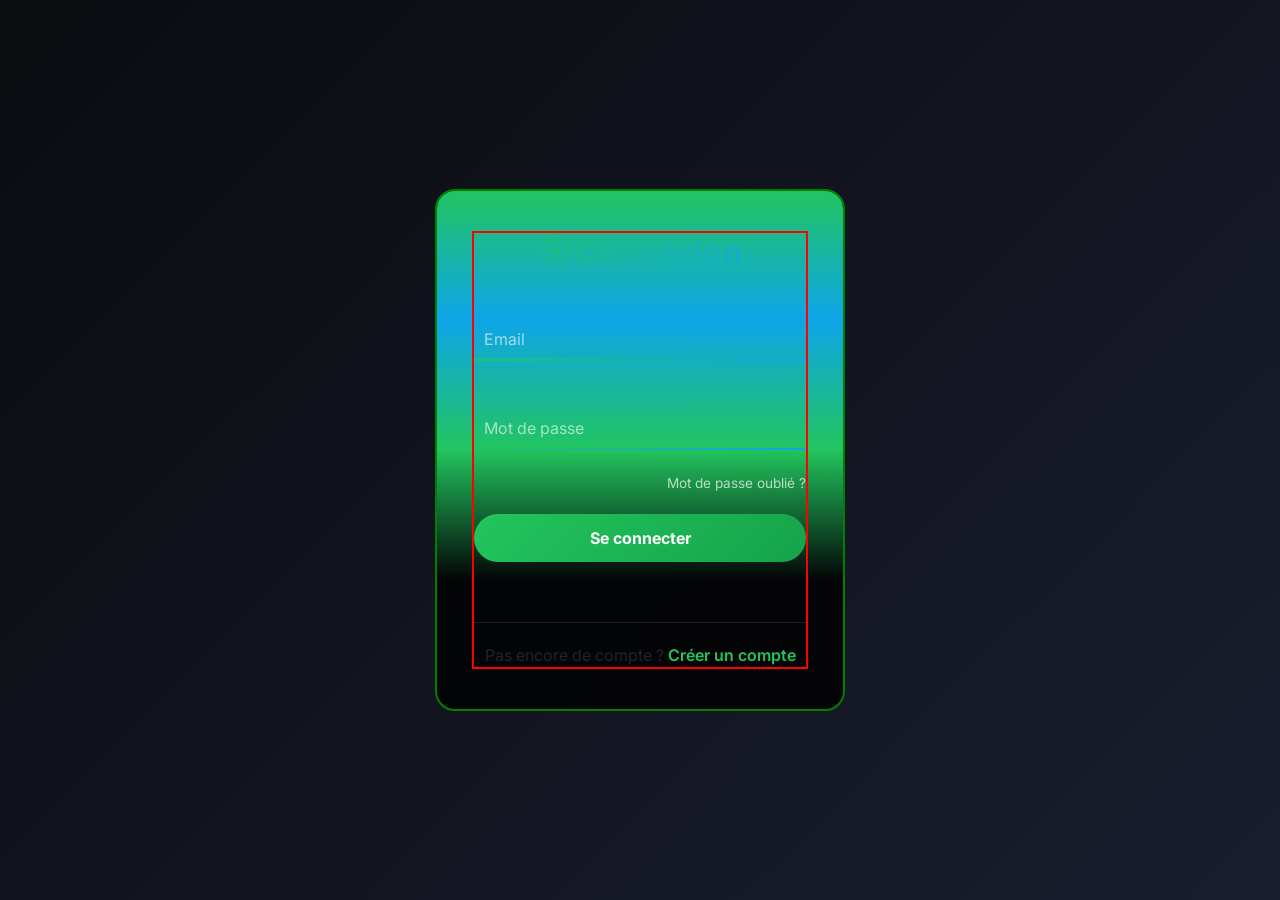
<file: contact.html>
<!DOCTYPE html>
<html lang="fr">
<head>
    <meta charset="UTF-8">
    <meta name="viewport" content="width=device-width, initial-scale=1.0">
    <title>AfriTalent - Connexion</title>
    <link href="https://cdn.jsdelivr.net/npm/bootstrap@5.3.0-alpha1/dist/css/bootstrap.min.css" rel="stylesheet">
    <link rel="stylesheet" href="https://cdn.jsdelivr.net/npm/bootstrap-icons@1.11.3/font/bootstrap-icons.min.css">
    <link href="https://fonts.googleapis.com/css2?family=Inter:opsz,wght@14..32,300;400;600;700;800&family=Space+Grotesk:wght@400;500;600;700&display=swap" rel="stylesheet">
    <style>
        *{
            margin: 0;
            padding: 0;
            box-sizing: border-box;
        }
        
        body{
            display: flex;
            justify-content: center;
            align-items: center;
            min-height: 100vh;
            background: linear-gradient(135deg, #0a0c10 0%, #1a1d2e 100%);
            font-family: 'Inter', sans-serif;
        }
        
        /* ===== CONTENEUR ===== */
        .login-wrapper {
            width: 420px;
            max-width: 95%;
        }
        
        /* ===== CARTE ===== */
        .form-card {
            position: relative;
            background: rgba(0, 0, 0, 0.8);
            border-radius: 20px;
            padding: 40px 35px;
            backdrop-filter: blur(10px);
            border : 2px solid green;
            overflow: hidden;
            margin: 5px;
        }
        
        /* ===== BORDURE ANIMÉE (en arrière-plan) ===== */
        .animated-border {
            position: absolute;
            top: -2px;
            left: -2px;
            right: -2px;
            bottom: -2px;
            background: linear-gradient(0deg, transparent, transparent, #22c55e, #0ea5e9, #22c55e);
            border-radius: 22px;
            z-index: -10;
            animation: borderRotate 6s linear infinite;
        }
        
        @keyframes borderRotate {
            0% { transform: rotate(0deg); }
            100% { transform: rotate(360deg); }
        }
        
        /* ===== CONTENU (au-dessus) ===== */
        .form-content {
            position: relative;
            z-index: 100;
            border : 2px solid red;
        }
        
        /* ===== TITRE ===== */
        .form-card h2 {
            text-align: center;
            font-weight: 700;
            margin-bottom: 30px;
            background: linear-gradient(135deg, #22c55e, #0ea5e9);
            -webkit-background-clip: text;
            background-clip: text;
            color: transparent;
            font-family: 'Space Grotesk', sans-serif;
        }
        
        /* ===== INPUTS ===== */
        .input-box {
            position: relative;
            margin-top: 35px;
            border : 2px solid var(--primary);
            border-radius: 10px;
        }
        
        .input-box input {
            width: 100%;
            padding: 20px 10px 10px;
            background: transparent;
            border: none;
            outline: none;
            color: white;
            font-size: 1em;
        }
        
        .input-box span {
            position: absolute;
            left: 0;
            bottom: 0;
            padding: 20px 10px 10px;
            font-size: 1em;
            color: rgba(255, 255, 255, 0.6);
            transition: 0.3s;
            pointer-events: none;
        }
        
        .input-box input:focus ~ span,
        .input-box input:valid ~ span {
            color: #22c55e;
            font-size: 0.75em;
            transform: translateY(-35px);
        }
        
        .input-box i {
            position: absolute;
            left: 0;
            bottom: 0;
            width: 100%;
            height: 2px;
            background: linear-gradient(90deg, #22c55e, #0ea5e9);
            border-radius: 4px;
            transition: 0.3s;
        }
        
        .input-box input:focus ~ i,
        .input-box input:valid ~ i {
            height: 44px;
            background: rgba(34, 197, 94, 0.15);
        }
        
        /* ===== LIENS ===== */
        .form-links {
            text-align: right;
            margin: 20px 0;
        }
        
        .form-links a {
            color: rgba(255, 255, 255, 0.7);
            text-decoration: none;
            font-size: 0.85rem;
            transition: 0.3s;
        }
        
        .form-links a:hover {
            color: #22c55e;
        }
        
        /* ===== BOUTON ===== */
        .btn-login {
            width: 100%;
            padding: 12px;
            background: linear-gradient(135deg, #22c55e, #16a34a);
            border: none;
            border-radius: 50px;
            color: white;
            font-weight: 700;
            font-size: 1rem;
            cursor: pointer;
            transition: 0.3s;
        }
        
        .btn-login:hover {
            transform: translateY(-3px);
            box-shadow: 0 10px 20px rgba(34, 197, 94, 0.3);
        }
        
        /* ===== TOGGLE ===== */
        .toggle-form {
            text-align: center;
            margin-top: 25px;
            padding-top: 20px;
            border-top: 1px solid rgba(255, 255, 255, 0.1);
        }
        
        .toggle-form a {
            color: #22c55e;
            text-decoration: none;
            font-weight: 600;
        }
        
        .toggle-form a:hover {
            text-decoration: underline;
        }
        
        /* ===== MESSAGES ===== */
        .form-message {
            text-align: center;
            margin-top: 15px;
            padding: 10px;
            border-radius: 10px;
            font-size: 0.85rem;
        }
        
        .error-msg {
            background: rgba(239, 68, 68, 0.2);
            color: #ef4444;
            border: 1px solid #ef4444;
        }
        
        .success-msg {
            background: rgba(34, 197, 94, 0.2);
            color: #22c55e;
            border: 1px solid #22c55e;
        }
        
        /* Cache */
        .hidden {
            display: none;
        }
    </style>
</head>
<body>
    <div class="login-wrapper">
        
        <!-- ===== FORMULAIRE CONNEXION ===== -->
        <div id="loginCard" class="form-card">
            <div class="animated-border"></div>
            <div class="form-content">
                <h2><i class="bi bi-box-arrow-in-right"></i> Connexion</h2>
                <form id="loginForm">
                    <div class="input-box">
                        <input type="email" id="loginEmail" required>
                        <span>Email</span>
                        <i></i>
                    </div>
                    <div class="input-box">
                        <input type="password" id="loginPassword" required>
                        <span>Mot de passe</span>
                        <i></i>
                    </div>
                    <div class="form-links">
                        <a href="#">Mot de passe oublié ?</a>
                    </div>
                    <button type="submit" class="btn-login">Se connecter</button>
                    <div id="loginMessage" class="form-message"></div>
                </form>
                <div class="toggle-form">
                    Pas encore de compte ? <a href="#" id="showRegisterBtn">Créer un compte</a>
                </div>
            </div>
        </div>
        
        <!-- ===== FORMULAIRE INSCRIPTION ===== -->
        <div id="registerCard" class="form-card hidden">
            <div class="animated-border"></div>
            <div class="form-content">
                <h2><i class="bi bi-person-plus"></i> Inscription</h2>
                <form id="registerForm">
                    <div class="input-box">
                        <input type="text" id="regNom" required>
                        <span>Nom complet</span>
                        <i></i>
                    </div>
                    <div class="input-box">
                        <input type="email" id="regEmail" required>
                        <span>Email</span>
                        <i></i>
                    </div>
                    <div class="input-box">
                        <input type="password" id="regPassword" required>
                        <span>Mot de passe</span>
                        <i></i>
                    </div>
                    <div class="input-box">
                        <input type="password" id="regConfirmPassword" required>
                        <span>Confirmer</span>
                        <i></i>
                    </div>
                    <button type="submit" class="btn-login">S'inscrire</button>
                    <div id="registerMessage" class="form-message"></div>
                </form>
                <div class="toggle-form">
                    Déjà un compte ? <a href="#" id="showLoginBtn">Se connecter</a>
                </div>
            </div>
        </div>
        
    </div>
    
    <script>
        // Bascule entre les formulaires
        const loginCard = document.getElementById('loginCard');
        const registerCard = document.getElementById('registerCard');
        const showRegisterBtn = document.getElementById('showRegisterBtn');
        const showLoginBtn = document.getElementById('showLoginBtn');
        
        showRegisterBtn.addEventListener('click', (e) => {
            e.preventDefault();
            loginCard.classList.add('hidden');
            registerCard.classList.remove('hidden');
        });
        
        showLoginBtn.addEventListener('click', (e) => {
            e.preventDefault();
            registerCard.classList.add('hidden');
            loginCard.classList.remove('hidden');
        });
        
        // Fonction message
        function showMsg(element, message, type) {
            element.innerHTML = message;
            element.className = 'form-message ' + (type === 'error' ? 'error-msg' : 'success-msg');
            setTimeout(() => {
                if (element.innerHTML === message) {
                    element.innerHTML = '';
                    element.className = 'form-message';
                }
            }, 3000);
        }
        
        // Connexion
        const loginForm = document.getElementById('loginForm');
        const loginMessage = document.getElementById('loginMessage');
        
        loginForm.addEventListener('submit', (e) => {
            e.preventDefault();
            const email = document.getElementById('loginEmail');
            const password = document.getElementById('loginPassword');
            
            if (!email.value.trim() || !email.value.match(/^[^\s@]+@[^\s@]+\.[^\s@]+$/)) {
                showMsg(loginMessage, 'Email invalide', 'error');
                return;
            }
            if (!password.value.trim() || password.value.length < 6) {
                showMsg(loginMessage, 'Mot de passe invalide (min 6 caractères)', 'error');
                return;
            }
            
            const users = JSON.parse(localStorage.getItem('afritalent_users')) || [];
            const userExists = users.find(u => u.email === email.value && u.password === password.value);
            
            if (userExists) {
                showMsg(loginMessage, '✅ Connexion réussie !', 'success');
                localStorage.setItem('afritalent_current_user', JSON.stringify(userExists));
                setTimeout(() => window.location.href = 'index.html', 1500);
            } else {
                showMsg(loginMessage, '❌ Email ou mot de passe incorrect', 'error');
            }
        });
        
        // Inscription
        const registerForm = document.getElementById('registerForm');
        const registerMessage = document.getElementById('registerMessage');
        
        registerForm.addEventListener('submit', (e) => {
            e.preventDefault();
            const nom = document.getElementById('regNom');
            const email = document.getElementById('regEmail');
            const password = document.getElementById('regPassword');
            const confirm = document.getElementById('regConfirmPassword');
            
            if (!nom.value.trim()) {
                showMsg(registerMessage, 'Nom requis', 'error');
                return;
            }
            if (!email.value.trim() || !email.value.match(/^[^\s@]+@[^\s@]+\.[^\s@]+$/)) {
                showMsg(registerMessage, 'Email invalide', 'error');
                return;
            }
            if (!password.value.trim() || password.value.length < 6) {
                showMsg(registerMessage, 'Mot de passe (min 6 caractères)', 'error');
                return;
            }
            if (password.value !== confirm.value) {
                showMsg(registerMessage, 'Les mots de passe ne correspondent pas', 'error');
                return;
            }
            
            const users = JSON.parse(localStorage.getItem('afritalent_users')) || [];
            if (users.find(u => u.email === email.value)) {
                showMsg(registerMessage, 'Cet email est déjà utilisé', 'error');
                return;
            }
            
            users.push({ nom: nom.value, email: email.value, password: password.value });
            localStorage.setItem('afritalent_users', JSON.stringify(users));
            showMsg(registerMessage, '✅ Inscription réussie !', 'success');
            
            setTimeout(() => {
                registerCard.classList.add('hidden');
                loginCard.classList.remove('hidden');
                registerForm.reset();
                registerMessage.innerHTML = '';
            }, 2000);
        });
    </script>
</body>
</html>
</file>
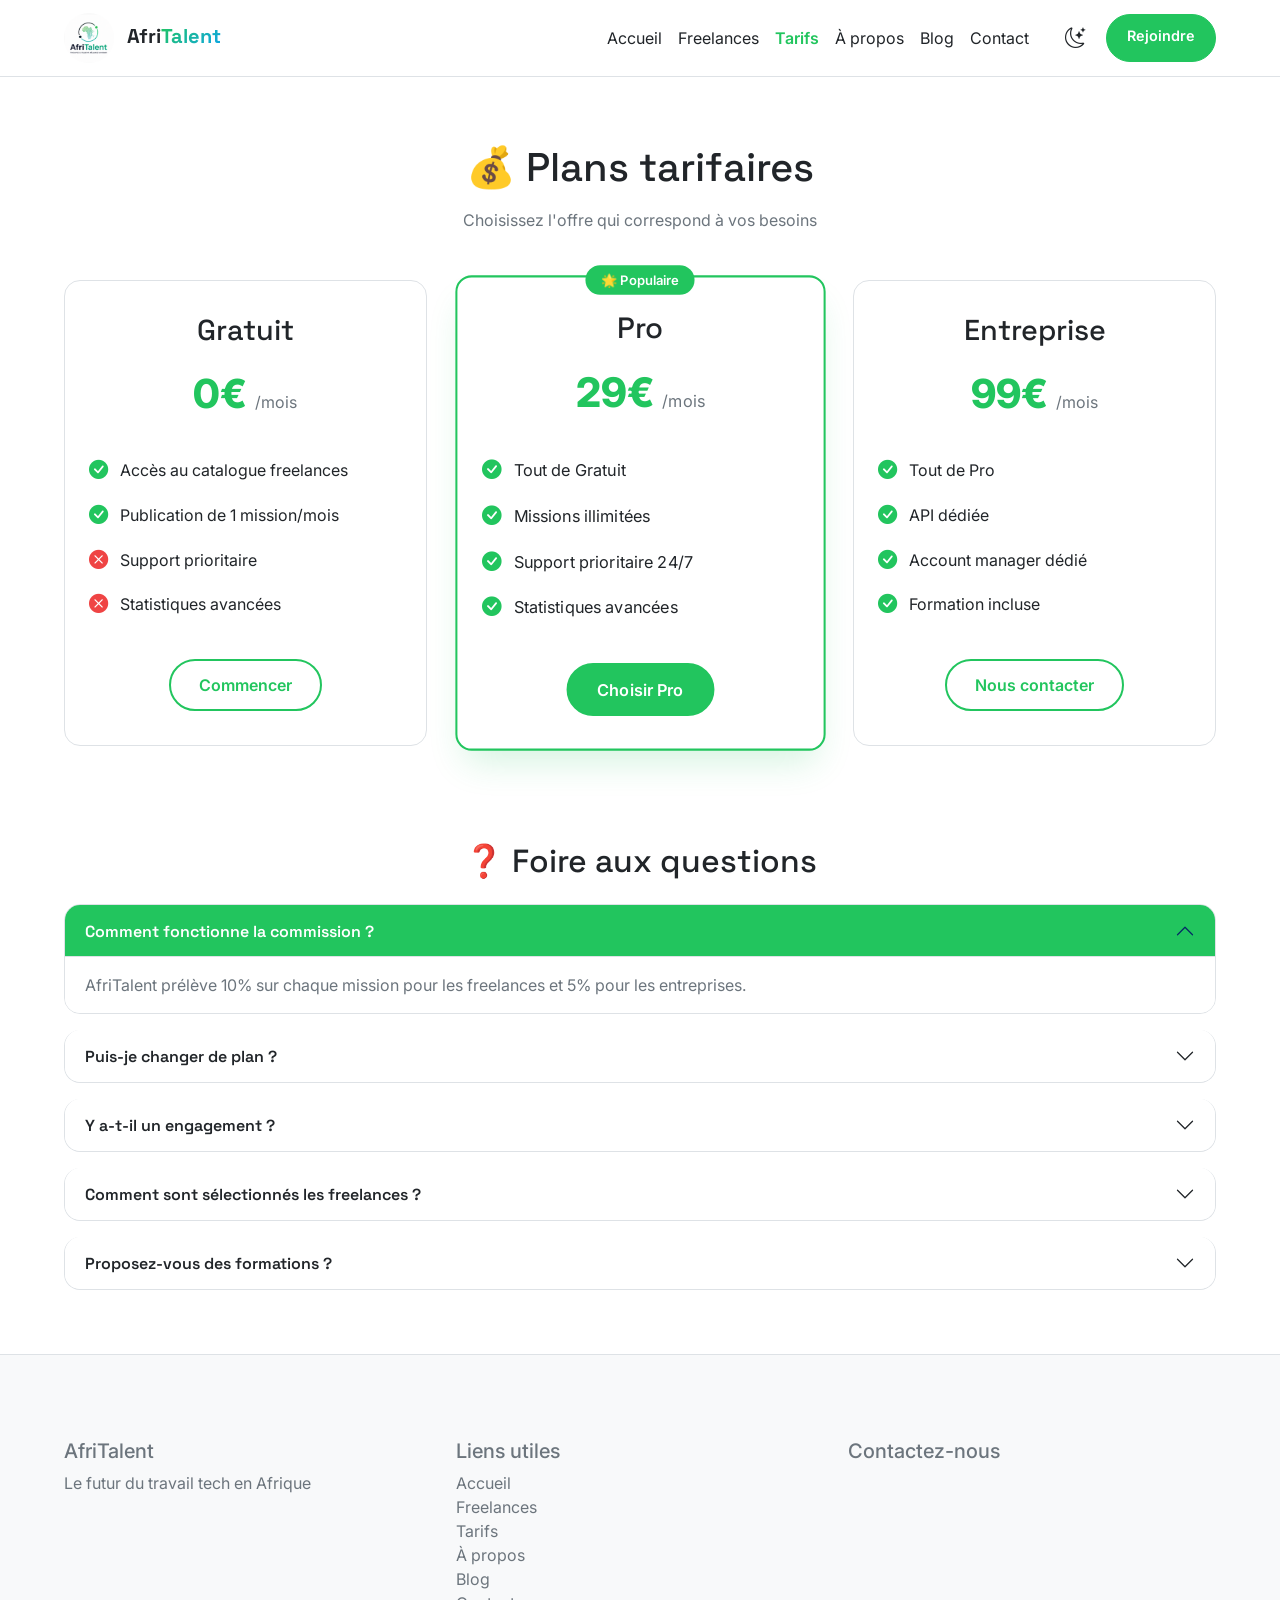
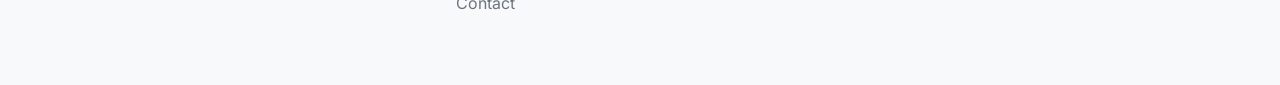
<file: tarifs.html>
<!DOCTYPE html>
<html lang="fr">
<head>
  <meta charset="UTF-8">
  <meta name="viewport" content="width=device-width, initial-scale=1.0">
  <title>AfriTalent - Tarifs et abonnements</title>
  <link href="https://cdn.jsdelivr.net/npm/bootstrap@5.3.0-alpha1/dist/css/bootstrap.min.css" rel="stylesheet">
  <link rel="stylesheet" href="https://cdn.jsdelivr.net/npm/bootstrap-icons@1.11.3/font/bootstrap-icons.min.css">
  <link href="https://fonts.googleapis.com/css2?family=Inter:opsz,wght@14..32,300;400;600;700;800&family=Space+Grotesk:wght@400;500;600;700&display=swap" rel="stylesheet">
  <link rel="stylesheet" href="css/style.css">
</head>
<body data-bs-theme="light">

  <!-- NAVBAR -->
  <nav class="navbar navbar-expand-lg fixed-top" id="mainNav">
    <div class="container">
      <a class="navbar-brand fw-bold" href="index.html">
        <img src="images/log1.png" id="logo" alt=""> Afri<span class="text-gradient">Talent</span>
      </a>
      <button class="navbar-toggler" type="button" data-bs-toggle="collapse" data-bs-target="#navbarNav">
        <span class="navbar-toggler-icon"></span>
      </button>
      <div class="collapse navbar-collapse" id="navbarNav">
        <ul class="navbar-nav ms-auto">
          <li class="nav-item"><a class="nav-link" href="index.html">Accueil</a></li>
          <li class="nav-item"><a class="nav-link" href="freelances.html">Freelances</a></li>
          <li class="nav-item"><a class="nav-link active" href="tarifs.html">Tarifs</a></li>
          <li class="nav-item"><a class="nav-link" href="about.html">À propos</a></li>
          <li class="nav-item"><a class="nav-link" href="blog.html">Blog</a></li>
          <li class="nav-item"><a class="nav-link" href="contact.html">Contact</a></li>
        </ul>
        <div class="ms-3 d-flex">
          <button class="btn-dark-mode" id="darkModeToggle"><i class="bi bi-moon-stars"></i></button>
          <a href="#" class="btn btn-primary ms-2">Rejoindre</a>
        </div>
      </div>
    </div>
  </nav>

  <main class="pt-5 mt-5">
    <div class="container py-5">
      <h1 class="text-center mb-3">💰 Plans tarifaires</h1>
      <p class="text-center text-secondary mb-5">Choisissez l'offre qui correspond à vos besoins</p>

      <!-- 3 CARTES TARIFS -->
      <div class="pricing-grid">
        <!-- Gratuit -->
        <div class="pricing-card">
          <h3>Gratuit</h3>
          <div class="price">0€ <span>/mois</span></div>
          <ul>
            <li><i class="bi bi-check-circle-fill"></i> Accès au catalogue freelances</li>
            <li><i class="bi bi-check-circle-fill"></i> Publication de 1 mission/mois</li>
            <li><i class="bi bi-x-circle-fill"></i> Support prioritaire</li>
            <li><i class="bi bi-x-circle-fill"></i> Statistiques avancées</li>
          </ul>
          <button class="btn-outline-custom">Commencer</button>
        </div>
        <!-- Pro (Populaire) -->
        <div class="pricing-card popular">
          <div class="popular-badge">🌟 Populaire</div>
          <h3>Pro</h3>
          <div class="price">29€ <span>/mois</span></div>
          <ul>
            <li><i class="bi bi-check-circle-fill"></i> Tout de Gratuit</li>
            <li><i class="bi bi-check-circle-fill"></i> Missions illimitées</li>
            <li><i class="bi bi-check-circle-fill"></i> Support prioritaire 24/7</li>
            <li><i class="bi bi-check-circle-fill"></i> Statistiques avancées</li>
          </ul>
          <button class="btn-primary-custom">Choisir Pro</button>
        </div>
        <!-- Entreprise -->
        <div class="pricing-card">
          <h3>Entreprise</h3>
          <div class="price">99€ <span>/mois</span></div>
          <ul>
            <li><i class="bi bi-check-circle-fill"></i> Tout de Pro</li>
            <li><i class="bi bi-check-circle-fill"></i> API dédiée</li>
            <li><i class="bi bi-check-circle-fill"></i> Account manager dédié</li>
            <li><i class="bi bi-check-circle-fill"></i> Formation incluse</li>
          </ul>
          <button class="btn-outline-custom">Nous contacter</button>
        </div>
      </div>

      <!-- FAQ ACCORDION (Bootstrap) -->
      <div class="faq-section mt-5 pt-5">
        <h2 class="text-center mb-4">❓ Foire aux questions</h2>
        <div class="accordion" id="faqAccordion">
          <div class="accordion-item"><h2 class="accordion-header"><button class="accordion-button" data-bs-toggle="collapse" data-bs-target="#q1">Comment fonctionne la commission ?</button></h2><div id="q1" class="accordion-collapse collapse show" data-bs-parent="#faqAccordion"><div class="accordion-body">AfriTalent prélève 10% sur chaque mission pour les freelances et 5% pour les entreprises.</div></div></div>
          <div class="accordion-item"><h2 class="accordion-header"><button class="accordion-button collapsed" data-bs-toggle="collapse" data-bs-target="#q2">Puis-je changer de plan ?</button></h2><div id="q2" class="accordion-collapse collapse" data-bs-parent="#faqAccordion"><div class="accordion-body">Oui, à tout moment depuis votre tableau de bord.</div></div></div>
          <div class="accordion-item"><h2 class="accordion-header"><button class="accordion-button collapsed" data-bs-toggle="collapse" data-bs-target="#q3">Y a-t-il un engagement ?</button></h2><div id="q3" class="accordion-collapse collapse" data-bs-parent="#faqAccordion"><div class="accordion-body">Aucun engagement, vous pouvez résilier à tout moment.</div></div></div>
          <div class="accordion-item"><h2 class="accordion-header"><button class="accordion-button collapsed" data-bs-toggle="collapse" data-bs-target="#q4">Comment sont sélectionnés les freelances ?</button></h2><div id="q4" class="accordion-collapse collapse" data-bs-parent="#faqAccordion"><div class="accordion-body">Chaque profil est vérifié manuellement par notre équipe.</div></div></div>
          <div class="accordion-item"><h2 class="accordion-header"><button class="accordion-button collapsed" data-bs-toggle="collapse" data-bs-target="#q5">Proposez-vous des formations ?</button></h2><div id="q5" class="accordion-collapse collapse" data-bs-parent="#faqAccordion"><div class="accordion-body">Oui, avec le plan Entreprise ou en option payante.</div></div></div>
        </div>
      </div>
    </div>
  </main>

  <!-- FOOTER + BACK TO TOP (identique) -->
  <footer>
    <div class="container py-4">
      <div class="row">
        <div class="col-md-4 mb-3 mb-md-0">
          <h5>AfriTalent</h5>
          <p>Le futur du travail tech en Afrique</p>
        </div>
        <div class="col-md-4 mb-3 mb-md-0">
          <h5>Liens utiles</h5>
          <ul class="list-unstyled">
            <li><a href="index.html">Accueil</a></li>
            <li><a href="freelances.html">Freelances</a></li>
            <li><a href="tarifs.html">Tarifs</a></li>
            <li><a href="about.html">À propos</a></li>
            <li><a href="blog.html">Blog</a></li>
            <li><a href="contact.html">Contact</a></li>
          </ul>
        </div>
        <div class="col-md-4">
          <h5>Contactez-nous</h5>
          
  </footer>
  <button id="backToTop" class="back-to-top"><i class="bi bi-arrow-up"></i></button>

  <script src="https://cdn.jsdelivr.net/npm/bootstrap@5.3.0-alpha1/dist/js/bootstrap.bundle.min.js"></script>
  <script src="js/main.js"></script>
</body>
</html>
</file>
<file: css/style.css>
:root {
  --primary: #22c55e;        /* vert principal */
  --primary-dark: #16a34a;  
  --secondary: #0ea5e9;      
  --bg-body: #ffffff;
  --bg-surface: #f8f9fa;
  --bg-card: #ffffff;
  --bg-section-alt: #f1f3f5;
  --text-primary: #212529;
  --text-secondary: #6c757d;
  --border-color: #dee2e6;
  --shadow: 0 20px 35px -10px rgba(0,0,0,0.1);
  --font-title: 'Space Grotesk', sans-serif;
  --font-body: 'Inter', sans-serif;
  --radius: 1rem;
  --transition: all 0.3s cubic-bezier(0.2, 0.9, 0.4, 1.1);
}

#logo {
  width: 50px;
  height: 50px;
  margin-right: 8px;
  border-radius: 50%;
}
/* ===== PERSONNALISATION DES BOUTONS BOOTSTRAP EN VERT ===== */
.btn-primary {
  background-color: var(--primary) !important;
  border-color: var(--primary) !important;
  transition: all 0.3s ease !important;
  border-radius: 50px !important;
  font-weight: 600 !important;
  padding-top: 5px !important;
}

.btn-primary:hover {
  background-color: transparent !important;
  color: var(--primary) !important;
  border-color: var(--primary) !important;
  transform: translateY(-2px);
}

.btn-outline-primary {
  color: black !important;
  border-color: var(--primary) !important;
}

.btn-outline-primary:hover {
  background-color: var(--primary) !important;
  color: white !important;
}

/* Bouton spécifique dans la navbar */
.navbar .btn-primary {
  padding: 10px 20px !important;
  font-size: 0.9rem;
}

/* ===== VARIABLES MODE SOMBRE ===== */
[data-bs-theme="dark"] {
  --bg-body: #0a0c10;
  --bg-surface: #111318;
  --bg-card: #1a1d2e;
  --bg-section-alt: #0f1117;
  --text-primary: #f1f3f5;
  --text-secondary: #adb5bd;
  --border-color: #2c2f36;
  --shadow: 0 20px 35px -10px rgba(0,0,0,0.4);
}

/* ===== STYLES GLOBAUX ===== */
* { margin: 0; padding: 0; box-sizing: border-box; }

body {
  font-family: var(--font-body);
  background-color: var(--bg-body);
  color: var(--text-primary);
  transition: background-color 0.3s ease, color 0.3s ease;
  line-height: 1.5;
}

.container { max-width: 1200px; margin: 0 auto; padding: 0 24px; }

/* ===== TYPOGRAPHIE ===== */
h1, h2, h3, h4, .navbar-brand { font-family: var(--font-title); }
.text-gradient { background: linear-gradient(135deg, var(--primary), var(--secondary)); -webkit-background-clip: text; background-clip: text; color: transparent; }
.section-title { font-size: 2.5rem; text-align: center; margin-bottom: 3rem; font-weight: 700; color: var(--text-primary); }

/* ===== BOUTON DARK MODE ===== */
.btn-dark-mode {
  background: transparent;
  border: none;
  font-size: 1.3rem;
  cursor: pointer;
  color: var(--text-primary);
  transition: var(--transition);
  padding: 8px 12px;
  border-radius: 50%;
  display: flex;
  align-items: center;
  justify-content: center;
}
.btn-dark-mode:hover {
  background: var(--bg-surface);
  transform: scale(1.05);
}

/* ===== NAVBAR ===== */
#mainNav {
  transition: background 0.3s, padding 0.3s, box-shadow 0.3s;
  background: var(--bg-body);
  border-bottom: 1px solid var(--border-color);
}
.navbar-shrink { padding-top: 0.3rem !important; padding-bottom: 0.3rem !important; box-shadow: var(--shadow); }
.navbar-brand, .nav-link { color: var(--text-primary) !important; transition: var(--transition); }
.nav-link:hover { color: var(--primary) !important; }
.navbar-toggler { border-color: var(--border-color); }

/* ===== HERO ===== */
.hero { padding: 120px 0 60px; min-height: 100vh; display: flex; align-items: center; }
.hero-grid { display: grid; grid-template-columns: 1fr 1fr; gap: 3rem; align-items: center; }
.hero-title { font-size: 3.5rem; font-weight: 800; line-height: 1.2; margin-bottom: 1.5rem; color: var(--text-primary); }
.hero-subtitle { font-size: 1.2rem; color: var(--text-secondary); margin-bottom: 2rem; }
.hero-buttons { display: flex; gap: 1rem; margin-bottom: 3rem; flex-wrap: wrap; }

.btn-primary-custom, .btn-outline-custom {
  padding: 12px 28px;
  border-radius: 50px;
  text-decoration: none;
  font-weight: 600;
  transition: var(--transition);
  display: inline-block;
  cursor: pointer;
}
.btn-primary-custom {
  background: var(--primary);
  color: white;
  border: 2px solid var(--primary);
}
.btn-primary-custom:hover { background: transparent; color: var(--primary); transform: translateY(-3px); }
.btn-outline-custom {
  border: 2px solid var(--primary);
  color: var(--primary);
  background: transparent;
}
.btn-outline-custom:hover { background: var(--primary); color: white; transform: translateY(-3px); }

.stats { display: flex; gap: 3rem; flex-wrap: wrap; }
.stats div { text-align: center; }
.stats span { font-size: 2.2rem; font-weight: 800; color: var(--primary); display: block; }
.stats p { color: var(--text-secondary); margin-top: 0.5rem; }

.hero-image img { width: 100%; border-radius: var(--radius); box-shadow: var(--shadow); }

/* ===== BENTO GRID ===== */
.bento-section { padding: 80px 0; background-color: var(--bg-section-alt); }
.bento-grid { display: grid; grid-template-columns: repeat(4, 1fr); gap: 1.5rem; grid-auto-rows: minmax(160px, auto); }
.bento-card {
  background-color: var(--bg-card);
  color: var(--text-primary);
  padding: 1.8rem;
  border-radius: var(--radius);
  transition: var(--transition);
  box-shadow: 0 5px 15px rgba(0,0,0,0.05);
  border: 1px solid var(--border-color);
}
.bento-card:hover { transform: translateY(-8px); box-shadow: 5px 5px 5px var(--primary); }
.bento-card .step {
  display: inline-block;
  background: var(--primary);
  color: white;
  width: 40px;
  height: 40px;
  border-radius: 50%;
  text-align: center;
  line-height: 40px;
  margin-bottom: 1rem;
  font-weight: bold;
}
.bento-card i { font-size: 2rem; margin: 1rem 0 0.5rem; color: var(--primary); }
.wide { grid-column: span 2; }
.tall { grid-row: span 2; }

/* ===== CATÉGORIES ===== */
.categories { padding: 80px 0; background-color: var(--bg-body); }
.categories-grid { display: grid; grid-template-columns: repeat(auto-fit, minmax(180px, 1fr)); gap: 1.5rem; }
.category-card {
  background-color: var(--bg-card);
  color: var(--text-primary);
  padding: 2rem 1rem;
  text-align: center;
  border-radius: var(--radius);
  transition: var(--transition);
  cursor: pointer;
  border: 1px solid var(--border-color);
}
.category-card:hover { transform: translateY(-5px); background: var(--primary); color: white; }
.category-card i { font-size: 2.5rem; margin-bottom: 1rem; display: block; color: inherit; }
.category-card h4 { margin: 0.5rem 0; }
.category-card span { font-size: 0.9rem; opacity: 0.8; }

/* ===== TÉMOIGNAGES ===== */
.testimonials { padding: 80px 0; background-color: var(--bg-section-alt); }
.testimonial-card {
  text-align: center;
  padding: 2rem;
  background-color: var(--bg-card);
  color: var(--text-primary);
  border-radius: var(--radius);
  max-width: 500px;
  margin: 0 auto;
  border: 1px solid var(--border-color);
}
.testimonial-card img {
  width: 80px;
  height: 80px;
  border-radius: 50%;
  object-fit: cover;
  margin-bottom: 1rem;
  border: 3px solid var(--primary);
}
.testimonial-card p { font-style: italic; margin-bottom: 1rem; color: var(--text-secondary); }
.testimonial-card h5 { color: var(--primary); margin-bottom: 0.5rem; }
.stars { color: #ffc107; letter-spacing: 3px; margin-top: 0.5rem; }

/* ===== CTA ===== */
.cta {
  background: linear-gradient(135deg, var(--primary), var(--primary-dark));
  color: white;
  text-align: center;
  padding: 60px 0;
}
.cta h3 { font-size: 2rem; margin-bottom: 1.5rem; }
.cta .btn-primary-custom { background: white; color: var(--primary); border: none; }
.cta .btn-primary-custom:hover { background: transparent; color: white; border: 2px solid white; transform: translateY(-3px); }

/* ===== FOOTER ===== */
footer {
  background-color: var(--bg-surface);
  color: var(--text-secondary);
  padding: 60px 0 30px;
  border-top: 1px solid var(--border-color);
}
.footer-grid { display: grid; grid-template-columns: repeat(auto-fit, minmax(200px, 1fr)); gap: 2rem; margin-bottom: 2rem; }
footer a { color: var(--text-secondary); text-decoration: none; transition: var(--transition); }
footer a:hover { color: var(--primary); }
.copyright { text-align: center; padding-top: 2rem; border-top: 1px solid var(--border-color); color: var(--text-secondary); }

/* ===== BACK TO TOP ===== */
.back-to-top {
  position: fixed;
  bottom: 30px;
  right: 30px;
  width: 50px;
  height: 50px;
  border-radius: 50%;
  background: var(--primary);
  color: white;
  border: none;
  cursor: pointer;
  display: none;
  align-items: center;
  justify-content: center;
  transition: var(--transition);
  z-index: 1000;
}
.back-to-top:hover { transform: translateY(-5px); background: var(--primary-dark); }

/* ===== ANIMATIONS ===== */
.fade-out { opacity: 0; transform: translateY(30px); transition: opacity 0.8s ease, transform 0.8s ease; }
.fade-in { opacity: 1; transform: translateY(0); }

/* ===== RESPONSIVE ===== */
@media (max-width: 992px) {
  .hero-grid { grid-template-columns: 1fr; text-align: center; }
  .stats { justify-content: center; }
  .hero-buttons { justify-content: center; }
}
@media (max-width: 768px) {
  .bento-grid { grid-template-columns: 1fr; }
  .wide, .tall { grid-column: span 1; grid-row: span 1; }
  .hero-title { font-size: 2.2rem; }
  .section-title { font-size: 1.8rem; }
}
@media (max-width: 480px) {
  .stats { flex-direction: column; gap: 1rem; align-items: center; }
  .hero-buttons { flex-direction: column; align-items: center; }
}

/* ===== PAGE FREELANCES ===== */
.filters-container {
  display: flex;
  flex-wrap: wrap;
  justify-content: center;
  gap: 1rem;
  margin-bottom: 3rem;
}

.filter-btn {
  background: var(--bg-card);
  color: var(--text-primary);
  border: 1px solid var(--border-color);
  padding: 10px 24px;
  border-radius: 50px;
  cursor: pointer;
  transition: var(--transition);
  font-weight: 500;
}

.filter-btn:hover,
.filter-btn.active {
  background: var(--primary);
  color: white;
  border-color: var(--primary);
  transform: translateY(-2px);
}

.freelances-grid {
  display: grid;
  grid-template-columns: repeat(auto-fill, minmax(300px, 1fr));
  gap: 2rem;
}

.freelance-card {
  background: var(--bg-card);
  border-radius: var(--radius);
  padding: 1.5rem;
  text-align: center;
  transition: var(--transition);
  border: 1px solid var(--border-color);
}

.freelance-card:hover {
  transform: translateY(-8px);
  box-shadow: var(--shadow);
}

.freelance-card img {
  width: 100px;
  height: 100px;
  border-radius: 50%;
  object-fit: cover;
  margin-bottom: 1rem;
  border: 3px solid var(--primary);
}

.freelance-card h4 {
  font-family: var(--font-title);
  margin-bottom: 0.25rem;
  color: var(--text-primary);
}

.freelance-card .specialite {
  display: inline-block;
  background: var(--primary);
  color: white;
  padding: 4px 12px;
  border-radius: 50px;
  font-size: 0.8rem;
  margin-bottom: 0.75rem;
}

.freelance-card p {
  color: var(--text-secondary);
  font-size: 0.9rem;
  margin-bottom: 1rem;
}

.freelance-card .tarif {
  font-size: 1.3rem;
  font-weight: 700;
  color: var(--primary);
  margin-bottom: 0.5rem;
}

.freelance-card .stars {
  color: #ffc107;
  margin-bottom: 1rem;
  letter-spacing: 2px;
}

.freelance-card .btn-outline-custom {
  padding: 6px 16px;
  font-size: 0.85rem;
}

/* =====                        PAGE TARIFS                       ===== */
.pricing-grid {
  display: grid;
  grid-template-columns: repeat(auto-fit, minmax(280px, 1fr));
  gap: 2rem;
  margin-top: 2rem;
}

.pricing-card {
  background: var(--bg-card);
  border-radius: var(--radius);
  padding: 2rem 1.5rem;
  text-align: center;
  transition: var(--transition);
  border: 1px solid var(--border-color);
  position: relative;
}

.pricing-card:hover {
  transform: translateY(-8px);
  box-shadow: var(--shadow);
}

.pricing-card.popular {
  border: 2px solid var(--primary);
  transform: scale(1.02);
  box-shadow: 0 20px 35px -10px rgba(34, 197, 94, 0.2);
}

.popular-badge {
  position: absolute;
  top: -12px;
  left: 50%;
  transform: translateX(-50%);
  background: var(--primary);
  color: white;
  padding: 5px 15px;
  border-radius: 50px;
  font-size: 0.8rem;
  font-weight: 600;
  white-space: nowrap;
}

.pricing-card h3 {
  font-family: var(--font-title);
  font-size: 1.8rem;
  margin-bottom: 1rem;
}

.pricing-card .price {
  font-size: 2.5rem;
  font-weight: 800;
  color: var(--primary);
  margin-bottom: 1.5rem;
}

.pricing-card .price span {
  font-size: 1rem;
  font-weight: normal;
  color: var(--text-secondary);
}

.pricing-card ul {
  list-style: none;
  padding: 0;
  margin-bottom: 2rem;
  text-align: left;
}

.pricing-card ul li {
  padding: 0.5rem 0;
  display: flex;
  align-items: center;
  gap: 0.75rem;
  color: var(--text-primary);
}

.pricing-card ul li i {
  font-size: 1.2rem;
}

.pricing-card ul li .bi-check-circle-fill {
  color: #22c55e;
}

.pricing-card ul li .bi-x-circle-fill {
  color: #ef4444;
}

/* FAQ Accordion personnalisation */
.faq-section .accordion-item {
  background: var(--bg-card);
  border-color: var(--border-color);
  margin-bottom: 1rem;
  border-radius: var(--radius);
  overflow: hidden;
}

.faq-section .accordion-button {
  background: var(--bg-card);
  color: var(--text-primary);
  font-weight: 600;
}

.faq-section .accordion-button:not(.collapsed) {
  background: var(--primary);
  color: white;
}

.faq-section .accordion-button:focus {
  box-shadow: none;
  border-color: var(--primary);
}

.faq-section .accordion-body {
  background: var(--bg-card);
  color: var(--text-secondary);
}

/* ===== PAGE ABOUT ===== */
.about-grid {
  display: grid;
  grid-template-columns: 1fr 1fr;
  gap: 3rem;
  align-items: center;
  margin-bottom: 4rem;
}

.about-grid h1 {
  font-size: 2.5rem;
  margin-bottom: 1.5rem;
}

.about-grid p {
  color: var(--text-secondary);
  line-height: 1.7;
}

.about-grid img {
  width: 100%;
  border-radius: var(--radius);
  box-shadow: var(--shadow);
}

/* Stats Bento Grid */
.stats-bento {
  display: grid;
  grid-template-columns: repeat(auto-fit, minmax(200px, 1fr));
  gap: 1.5rem;
  margin: 3rem 0;
}

.stats-bento div {
  background: var(--bg-card);
  padding: 2rem;
  text-align: center;
  border-radius: var(--radius);
  border: 1px solid var(--border-color);
  transition: var(--transition);
}

.stats-bento div:hover {
  transform: translateY(-5px);

  box-shadow:0px 10px 10px 0px var(--primary);
  
}

.stats-bento span {
  font-size: 2.8rem;
  font-weight: 800;
  color: var(--primary);
  display: block;
  margin-bottom: 0.5rem;
}

.stats-bento p {
  color: var(--text-secondary);
  font-size: 1rem;
}

/* Valeurs Grid */
.values-grid {
  display: grid;
  grid-template-columns: repeat(auto-fit, minmax(220px, 1fr));
  gap: 1.5rem;
  margin: 3rem 0;
}

.value-card {
  background: var(--bg-card);
  padding: 2rem;
  text-align: center;
  border-radius: var(--radius);
  border: 1px solid var(--border-color);
  transition: var(--transition);
}

.value-card:hover {
  transform: translateY(-5px);
  box-shadow: var(--shadow);
  border-color: var(--primary);
}

.value-card i {
  font-size: 2.5rem;
  color: var(--primary);
  margin-bottom: 1rem;
  display: inline-block;
}

.value-card h4 {
  font-family: var(--font-title);
  margin-bottom: 0.75rem;
  color: var(--text-primary);
}

.value-card p {
  color: var(--text-secondary);
  font-size: 0.9rem;
}

/* Team Grid */
.team-grid {
  display: grid;
  grid-template-columns: repeat(auto-fit, minmax(220px, 1fr));
  gap: 2rem;
  margin: 2rem 0;
}

.team-card {
  background: var(--bg-card);
  padding: 1.5rem;
  text-align: center;
  border-radius: var(--radius);
  border: 1px solid var(--border-color);
  transition: var(--transition);
}

.team-card:hover {
  transform: translateY(-5px);
  box-shadow: var(--shadow);
}

.team-card img {
  width: 120px;
  height: 120px;
  border-radius: 50%;
  object-fit: cover;
  margin-bottom: 1rem;
  border: 3px solid var(--primary);
}

.team-card h4 {
  font-family: var(--font-title);
  margin-bottom: 0.25rem;
  color: var(--text-primary);
}

.team-card p {
  color: var(--primary);
  font-weight: 500;
  margin-bottom: 1rem;
}

.team-card .social-icons i {
  font-size: 1.2rem;
  margin: 0 0.5rem;
  color: var(--text-secondary);
  cursor: pointer;
  transition: var(--transition);
}

.team-card .social-icons i:hover {
  color: var(--primary);
  transform: translateY(-2px);
}

/* ===== PAGE CONTACT ===== */
.contact-grid {
  display: grid;
  grid-template-columns: 1fr 1fr;
  gap: 3rem;
 
  
}
.contact-grid #contactForm {
   border-radius: 25px;
  transition: box-shadow 0.3s ;
}
.contact-grid #contactForm:hover {
  transform: translateY(-5px);
  
  box-shadow: -10px 10px 10px  var(--primary);
}

.form-group {
  margin-bottom: 1.5rem;
}

.form-group label {
  display: block;
  margin-bottom: 0.5rem;
  font-weight: 500;
  color: var(--text-primary);
}

.form-group .form-control {
  width: 100%;
  padding: 12px 16px;
  border-radius: 12px;
  border: 1px solid var(--border-color);
  background: var(--bg-card);
  color: var(--text-primary);
  transition: var(--transition);
}

.form-group .form-control:focus {
  outline: none;
  border-color: var(--primary);
  box-shadow: 0 0 0 3px rgba(34, 197, 94, 0.2);
}

.form-group .is-invalid {
  border-color: #ef4444 !important;
}

.form-group .error-msg {
  color: #ef4444;
  font-size: 0.8rem;
  display: block;
  margin-top: 0.25rem;
}

.success-msg {
  background: rgba(34, 197, 94, 0.2);
  color: #22c55e;
  padding: 1rem;
  border-radius: 12px;
  text-align: center;
  font-weight: 500;
}

.contact-info {
  background: var(--bg-card);
  padding: 2rem;
  border-radius: var(--radius);
  border: 1px solid var(--border-color);
  margin-bottom: 1.5rem;
}

.contact-info p {
  margin: 1rem 0;
  display: flex;
  align-items: center;
  gap: 0.75rem;
  color: var(--text-secondary);
}

.contact-info i {
  font-size: 1.2rem;
  color: var(--primary);
  width: 25px;
}

/* ===== ACTIVE NAV LINK ===== */
.nav-link.active {
  color: var(--primary) !important;
  font-weight: 600;
}

/* ===== RESPONSIVE SUPPLEMENTAIRE ===== */
@media (max-width: 992px) {
  .about-grid,
  .contact-grid {
    grid-template-columns: 1fr;
    gap: 2rem;
  }
  
  .pricing-card.popular {
    transform: scale(1);
  }
  
  .stats-bento {
    grid-template-columns: repeat(2, 1fr);
  }
}

@media (max-width: 768px) {
  .filters-container {
    gap: 0.5rem;
  }
  
  .filter-btn {
    padding: 6px 16px;
    font-size: 0.85rem;
  }
  
  .freelances-grid {
    grid-template-columns: 1fr;
  }
  
  .pricing-grid {
    grid-template-columns: 1fr;
  }
  
  .stats-bento {
    grid-template-columns: 1fr;
  }
  
  .team-grid {
    grid-template-columns: 1fr;
    max-width: 300px;
    margin-left: auto;
    margin-right: auto;
  }
  
  .values-grid {
    grid-template-columns: 1fr;
  }
  
  .about-grid h1 {
    font-size: 2rem;
  }
}

@media (max-width: 480px) {
  .pricing-card {
    padding: 1.5rem;
  }
  
  .stats-bento span {
    font-size: 2rem;
  }
  
  .team-card img {
    width: 100px;
    height: 100px;
  }
}

/* ===== PERSONNALISATION DES BOUTONS BOOTSTRAP EN VERT ===== */
.btn-primary {
  background-color: var(--primary) !important;
  border-color: var(--primary) !important;
  transition: all 0.3s ease !important;
  border-radius: 50px !important;
  font-weight: 600 !important;
}

.btn-primary:hover {
  background-color: transparent !important;
  color: var(--primary) !important;
  border-color: var(--primary) !important;
  transform: translateY(-2px);
}

.btn-outline-primary {
  color: var(--primary) !important;
  border-color: var(--primary) !important;
  border-radius: 50px;
  transition: all 0.6s;

}

/* Pour le bouton "Rejoindre" spécifiquement dans la navbar */
.navbar .btn-primary {
  border-radius: 50px;
  padding: 10px 20px;
  font-weight: 600;
}


/* Overlay 70% - version compacte */
.team-card, .freelance-card { position: relative; overflow: hidden; }
.team-card img, .freelance-card img { transition: transform 0.5s;transform:scale(1) }

.team-card .team-overlay, .freelance-card .freelance-overlay {
  position: absolute; bottom: 0; left: 0; width: 100%; height: 0%;
  background: linear-gradient(135deg, #22c55e, #16a34a);
  display: flex; flex-direction: column; justify-content: center; align-items: center; gap: 0.5rem;
  opacity: 0; transition: all 0.5s; border-radius: 0px 25px 0px  25px;
}
.team-card:hover .team-overlay, .freelance-card:hover .freelance-overlay {
  height: 73%; opacity: 1;transform: translateY(-2px);
}
.team-card:hover img, .freelance-card:hover img { transform: scale(1.05); }

.team-overlay .overlay-icon { font-size: 1.8rem; background: rgba(255,255,255,0.2); width: 45px; height: 45px; display: flex; align-items: center; justify-content: center; border-radius: 50%; transition: transform 0.3s; }
.team-card:hover .overlay-icon { transform: rotate(360deg); }
.team-overlay p { color: white; font-size: 0.8rem; text-align: center; margin: 0; }

.freelance-overlay .overlay-price { font-size: 1.4rem; font-weight: 800; color: white; }
.freelance-overlay .overlay-stars { color: #ffc107; letter-spacing: 3px; }
.freelance-overlay .overlay-btn { background: white; color: #22c55e; padding: 6px 18px; border-radius: 50px; text-decoration: none; font-size: 0.8rem; }
.freelance-overlay .overlay-btn:hover { background: #16a34a; color: white; }
.freelance-overlay .skill-tag { background: rgba(255,255,255,0.2); padding: 3px 8px; border-radius: 50px; font-size: 0.65rem; color: white; }
.freelance-overlay .overlay-skills { display: flex; gap: 0.3rem; flex-wrap: wrap; justify-content: center; margin-top: 0.3rem; }
/* ============================================ */
/* RESPONSIVE DESIGN                            */
/* ============================================ */

/* ===== TABLETTES (max-width: 992px) ===== */
@media (max-width: 992px) {
  .hero-grid {
    grid-template-columns: 1fr;
    text-align: center;
  }

  .stats {
    justify-content: center;
  }

  .hero-buttons {
    justify-content: center;
  }

  .about-grid,
  .contact-grid {
    grid-template-columns: 1fr;
    gap: 2rem;
  }

  .pricing-card.popular {
    transform: scale(1);
  }

  .stats-bento {
    grid-template-columns: repeat(2, 1fr);
  }
}

/* ===== MOBILES (max-width: 768px) ===== */
@media (max-width: 768px) {
  /* Bento Grid → 1 colonne */
  .bento-grid {
    grid-template-columns: 1fr;
  }

  .wide,
  .tall {
    grid-column: span 1;
    grid-row: span 1;
  }

  /* Hero */
  .hero-title {
    font-size: 2.2rem;
  }

  .section-title {
    font-size: 1.8rem;
  }

  /* Filtres freelances */
  .filters-container {
    gap: 0.5rem;
  }

  .filter-btn {
    padding: 6px 16px;
    font-size: 0.85rem;
  }

  /* Grilles */
  .freelances-grid {
    grid-template-columns: 1fr;
  }

  .pricing-grid {
    grid-template-columns: 1fr;
  }

  .stats-bento {
    grid-template-columns: 1fr;
  }

  .team-grid {
    grid-template-columns: 1fr;
    max-width: 300px;
    margin-left: auto;
    margin-right: auto;
  }

  .values-grid {
    grid-template-columns: 1fr;
  }

  .about-grid h1 {
    font-size: 2rem;
  }

  /* Témoignages */
  .testimonial-card {
    flex-direction: column;
    align-items: center;
    text-align: center;
  }

  /* Footer */
  .footer-grid {
    grid-template-columns: 1fr;
    text-align: center;
  }

  .social-links {
    align-items: center;
  }
}

/* ===== PETITS MOBILES (max-width: 480px) ===== */
@media (max-width: 480px) {
  .hero-title {
    font-size: 2rem;
  }

  .logo-text {
    font-size: 1.2rem;
  }

  .btn {
    padding: 12px 30px;
  }

  .stats {
    flex-direction: column;
    gap: 1rem;
    align-items: center;
  }

  .hero-buttons {
    flex-direction: column;
    align-items: center;
  }

  .pricing-card {
    padding: 1.5rem;
  }

  .stats-bento span {
    font-size: 2rem;
  }

  .team-card img {
    width: 100px;
    height: 100px;
  }
}
</file>
